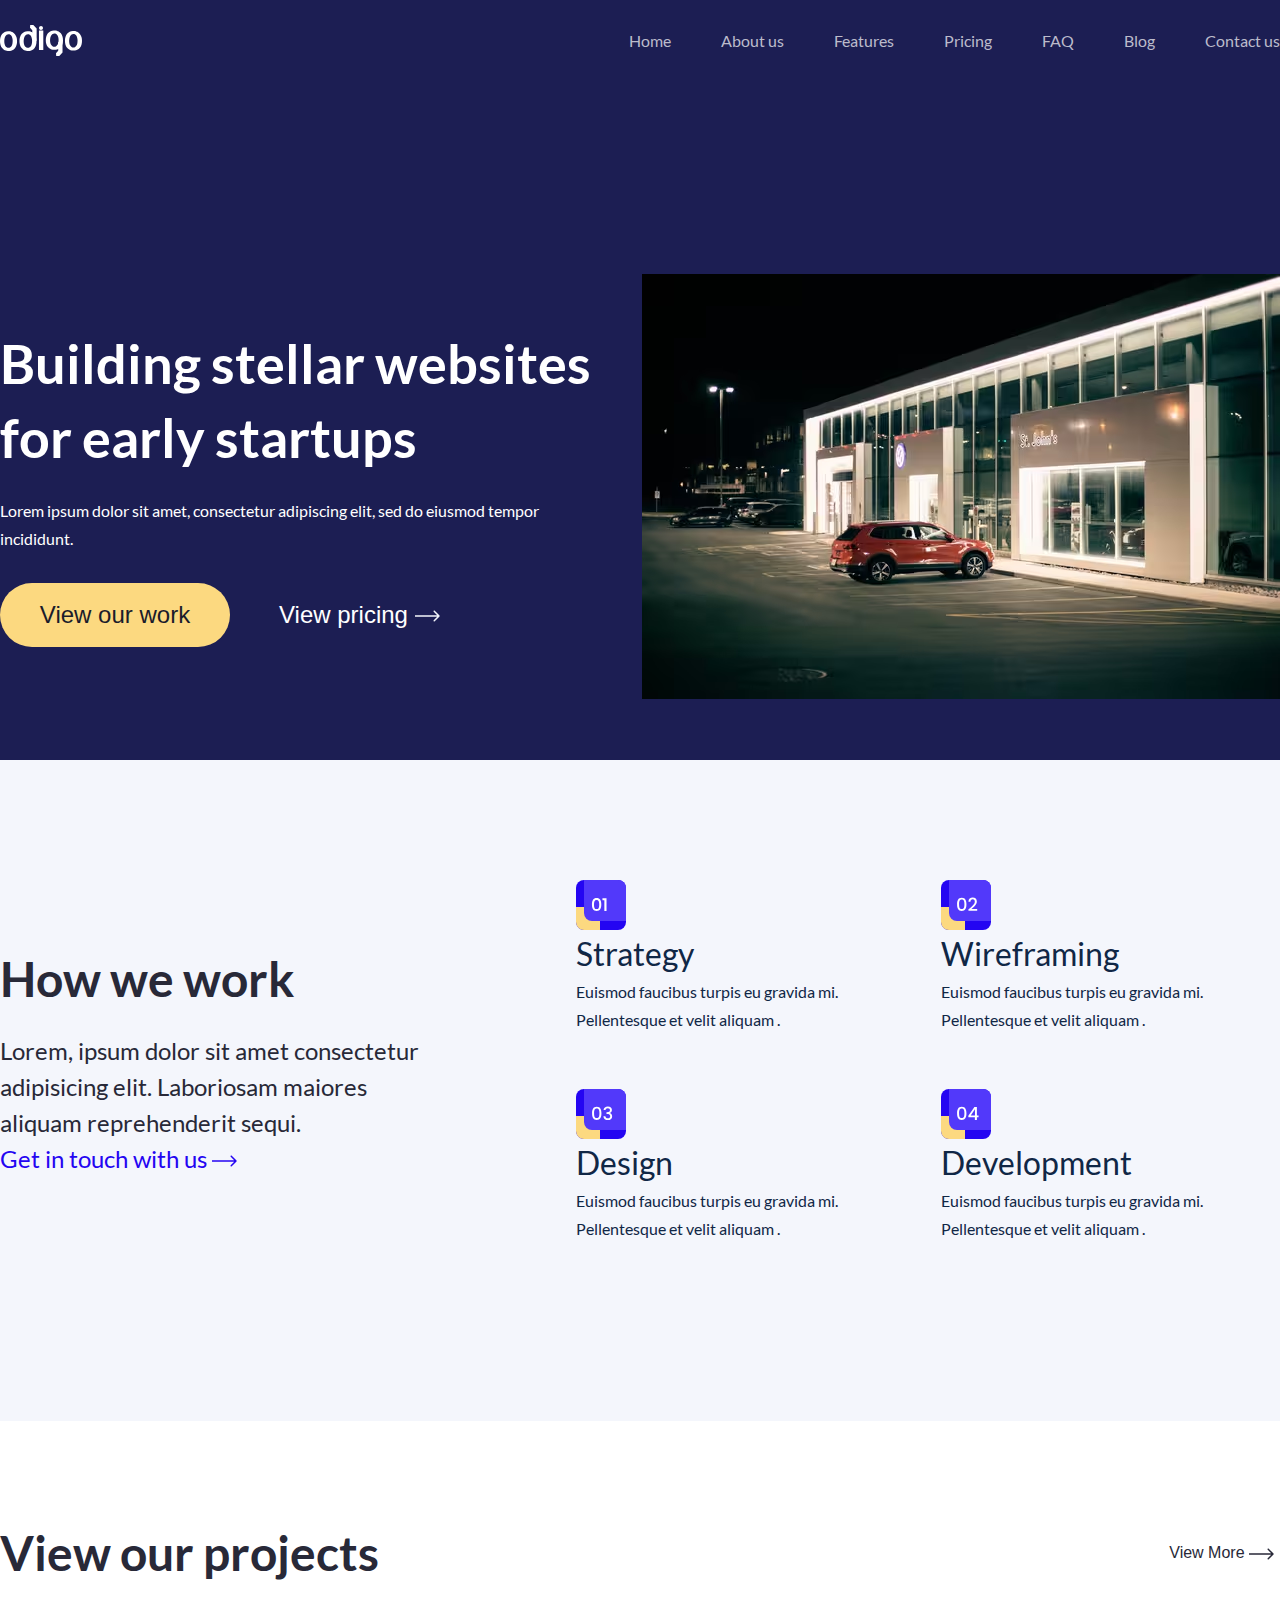
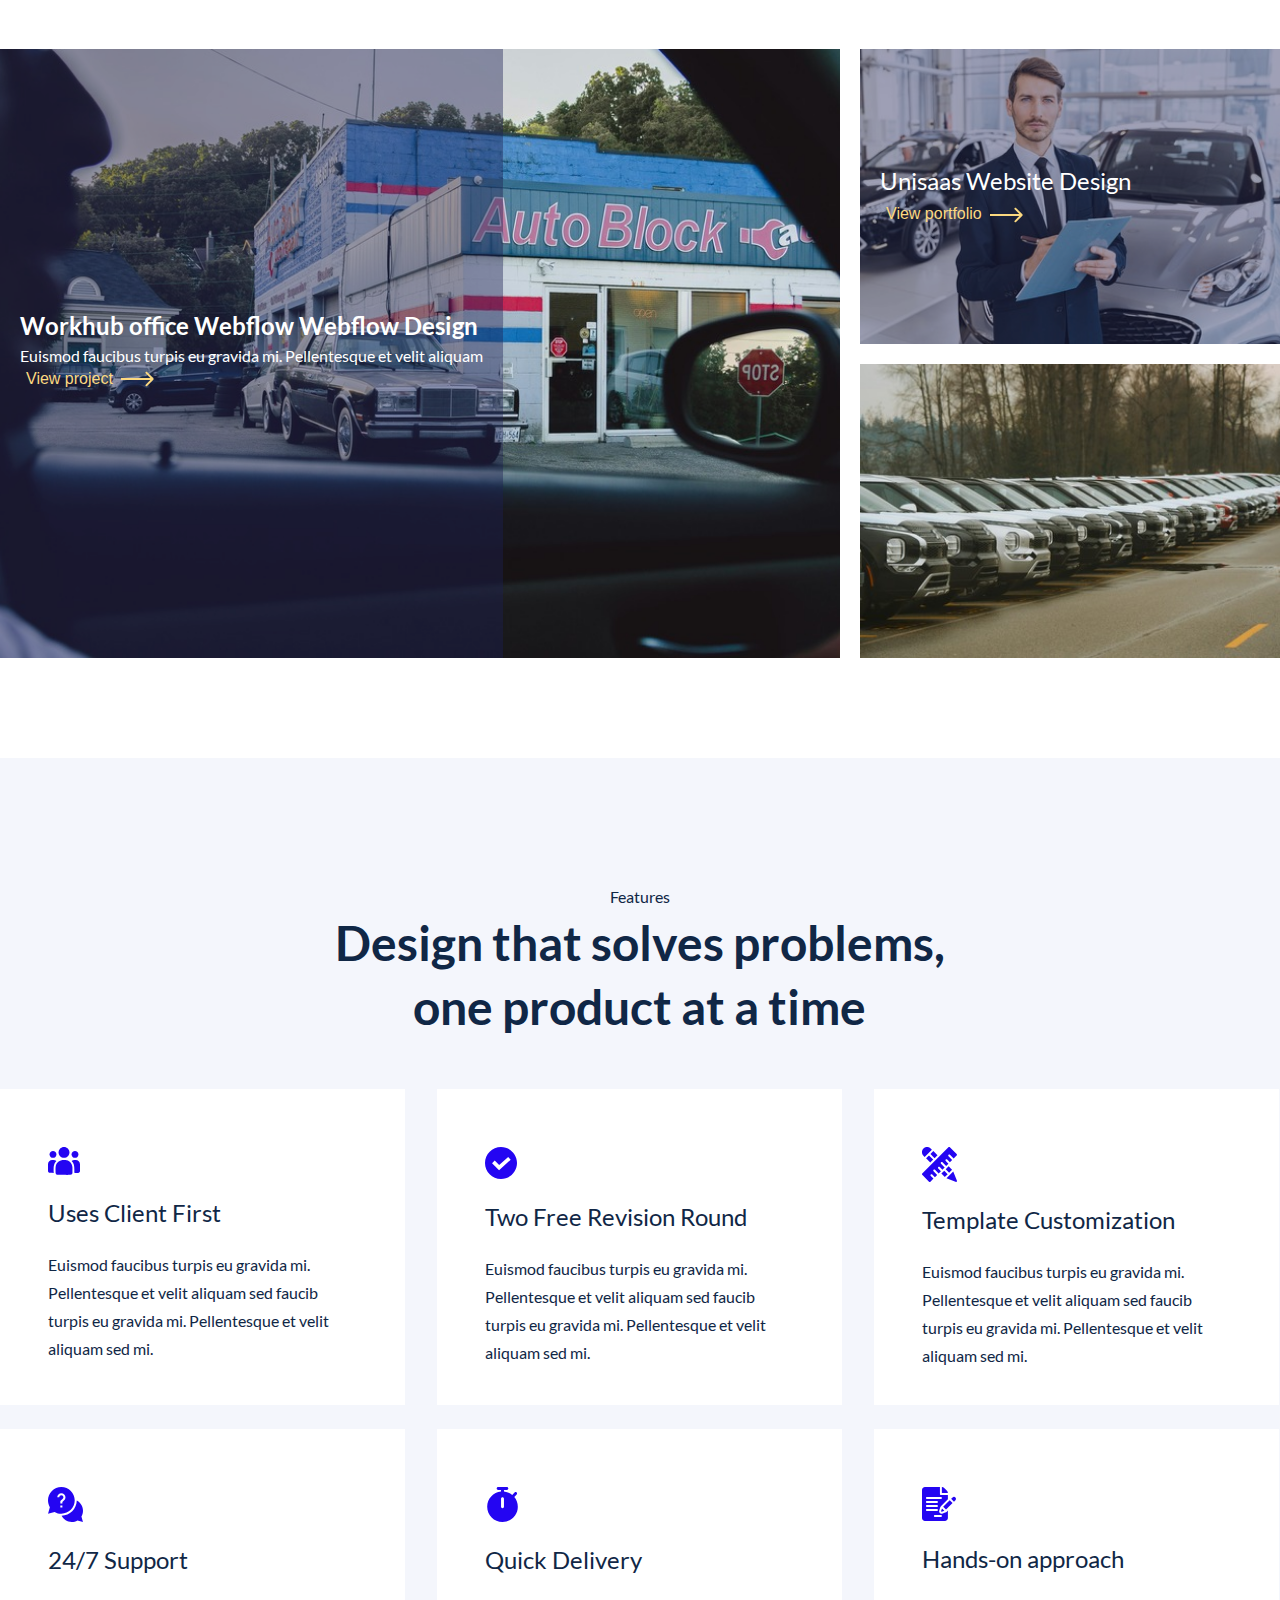
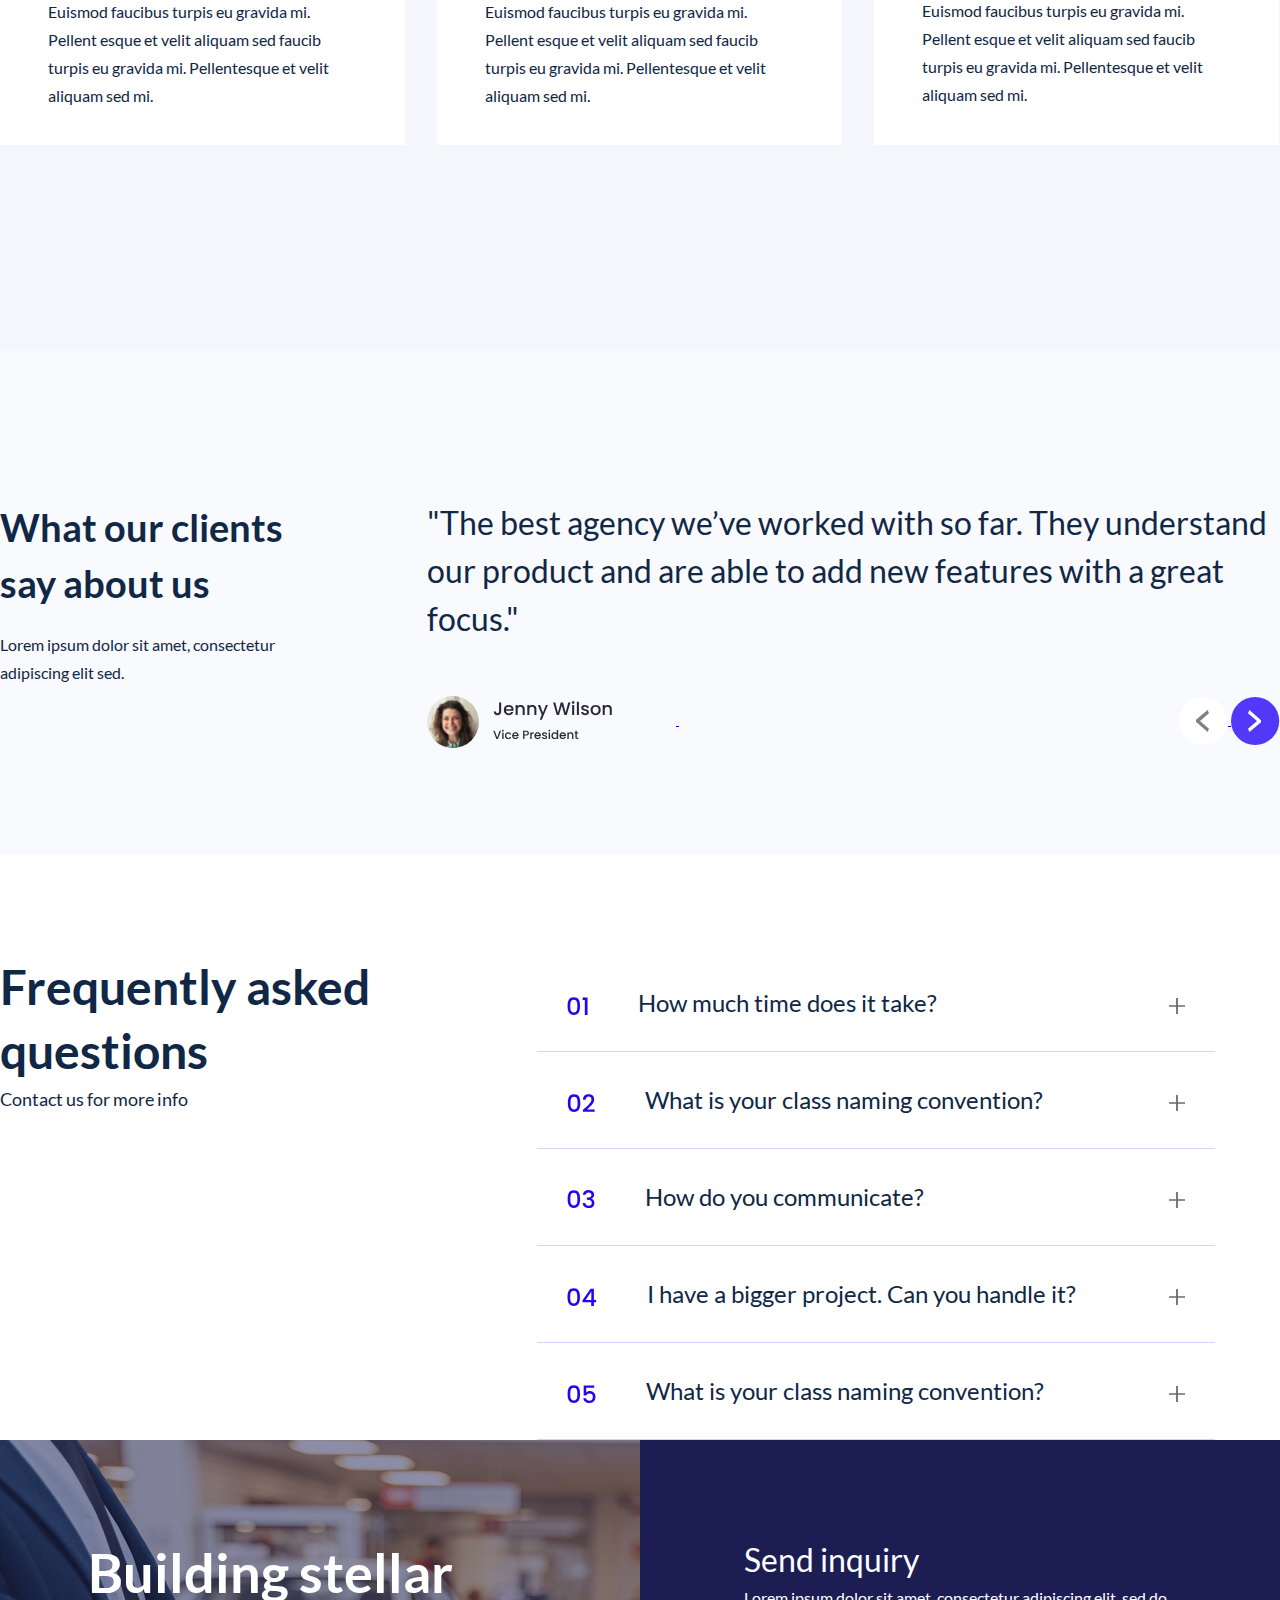
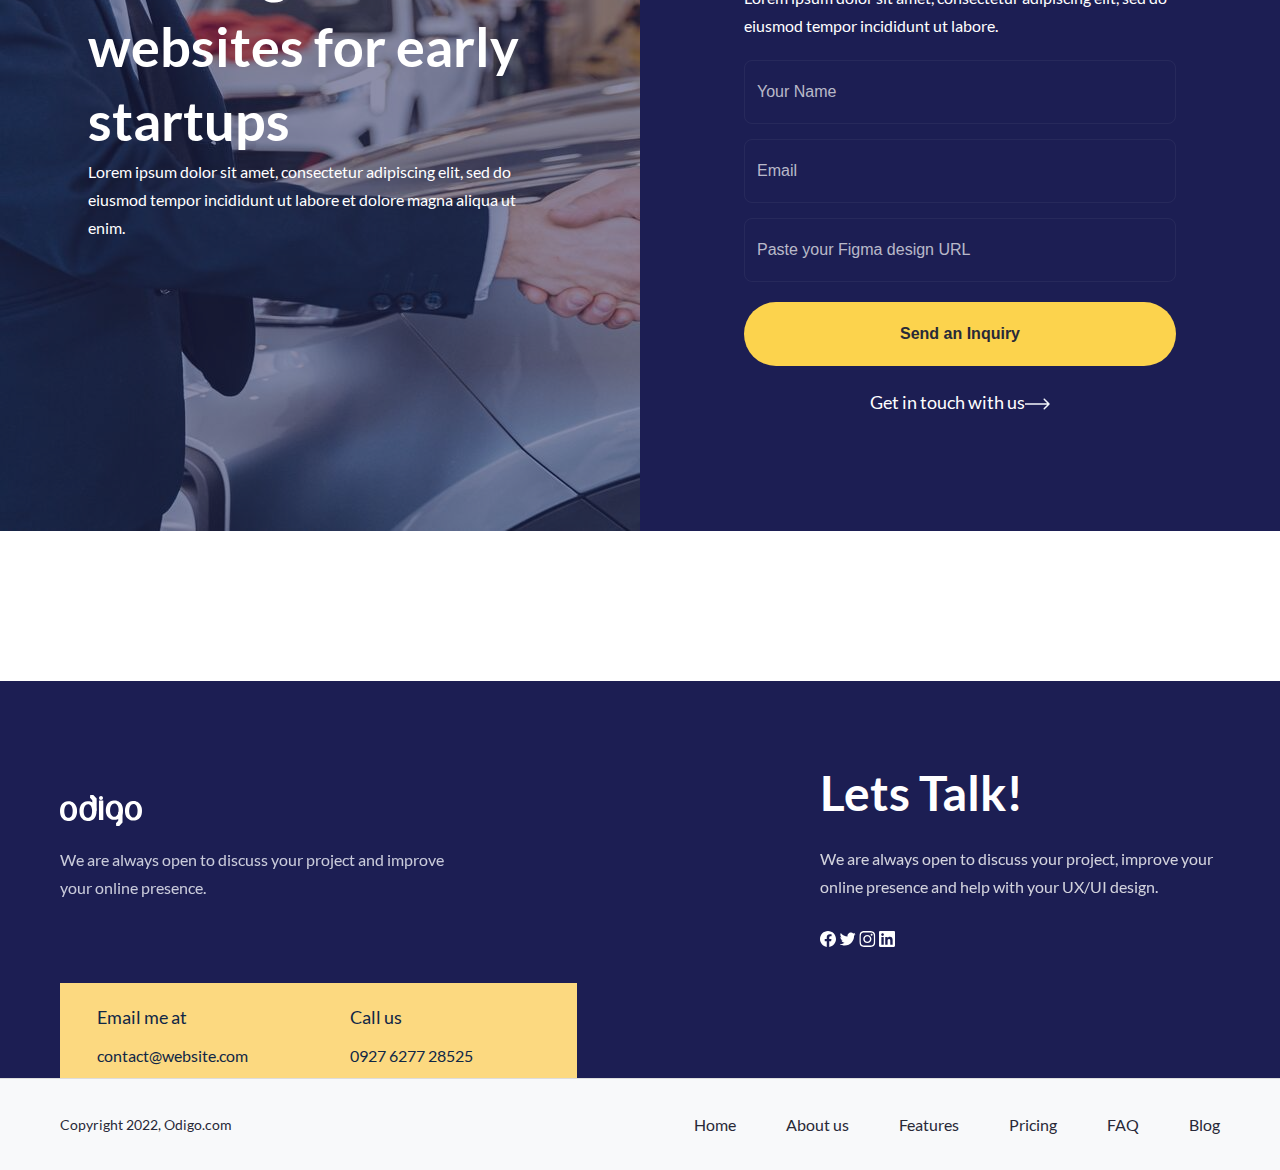
<file: index.html>
<!DOCTYPE html>
<html lang="en">

<head>
    <meta charset="UTF-8">
    <meta name="viewport" content="width=device-width, initial-scale=1.0">
    <title>Document</title>
    <link href="css/reset.css" rel="stylesheet">
    <link href="css/style.css" rel="stylesheet">
    <link href="css/Navbar.css" rel="stylesheet">

</head>

<body>
    <div class="main__wrapper">
        <header class="header">
            <div class="centered__wrapper">
                <div class="header__wrapper-">
                    <div class="header__wrapper">
                        <div class="header__logo">
                            <a href="/" class="header__logo-link">
                                <img src="./img/svg/odigo-logo.svg" alt="Odigo-logo" class="header__logo-pic">
                            </a>
                        </div>
                        <nav class="header__nav">
                            <ul class="header__list">
                                <li class="header__item">
                                    <a href="#!" class="header__link">Home</a>
                                </li>
                                <li class="header__item">
                                    <a href="#!" class="header__link">About us</a>
                                </li>
                                <li class="header__item">
                                    <a href="#!" class="header__link">Features</a>
                                </li>
                                <li class="header__item">
                                    <a href="#!" class="header__link">Pricing</a>
                                </li>
                                <li class="header__item">
                                    <a href="#!" class="header__link">FAQ</a>
                                </li>
                                <li class="header__item">
                                    <a href="#!" class="header__link">Blog</a>
                                </li>
                                <li class="header__item">
                                    <a href="#!" class="header__link">Contact us</a>
                                </li>
                            </ul>
                        </nav>
                    </div>
                    <div class="intro__wrapper">
                        <div class="intro__text">
                            <h1 class="intro__title">Building stellar websites for early startups</h1>
                            <div class="intro__desc">
                                <body2>Lorem ipsum dolor sit amet, consectetur adipiscing elit, sed do eiusmod tempor
                                    incididunt.</body2>
                            </div>
                            <button class="intro__button">
                                <h6>View our work</h6>
                            </button>
                            <button class="intro__button__desc">
                                <h6>View pricing
                                    <a href="/" class="intro__right__arrow__link">
                                        <img src="./img/svg/right-arrow.svg" alt="right-arrow"
                                            class="intro__right__arrow-pic">
                                    </a>
                                </h6>
                            </button>
                        </div>
                        <div class="intro__image">
                            <img src="./img/jpg/photo-1605152276590-819c25679592.jpg" alt="intro-photo"
                                class="intro-pic">
                        </div>
                    </div>
                </div>
            </div>
        </header>
        <div class="this__is__how__it__work">
            <div class="centered__wrapper">
                <div class="this__is__how__it__work__wrapper">
                    <div class="this__is__how__it__work__text">
                        <h2 class="how__we__work">How we work</h2>
                        <h6 class="how__we__work__desc">Lorem, ipsum dolor sit amet consectetur adipisicing elit.
                            Laboriosam maiores aliquam reprehenderit sequi.</h6>
                        <h6 class="get__in__touch__with__us">Get in touch with us
                            <a href="/" class="intro__right__arrow__link__blue">
                                <img src="./img/svg/right-arrow-blue.svg" alt="right-arrow"
                                    class="intro__right__arrow-pic">
                            </a>
                        </h6>
                    </div>

                    <div class="cards">
                        <div class="card">
                            <div class="card-pic">
                                <img src="./img/svg/pointer-1.svg" alt="Pointer 1" class="card__pointer-pic">
                            </div>
                            <h5 class="Strategy__title">
                                Strategy
                            </h5>
                            <div class="Strategy__desc">
                                <body2>Euismod faucibus turpis eu gravida mi. Pellentesque et velit aliquam .</body2>
                            </div>
                        </div>
                        <div class="card">
                            <div class="card-pic">
                                <img src="./img/svg/pointer-2.svg" alt="Pointer 2" class="card__pointer-pic">
                            </div>
                            <h5 class="Wireframing__title">
                                Wireframing
                            </h5>
                            <div class="Wireframing__desc">
                                <body2>Euismod faucibus turpis eu gravida mi. Pellentesque et velit aliquam .</body2>
                            </div>
                        </div>
                        <div class="card">
                            <div class="card-pic">
                                <img src="./img/svg/pointer-3.svg" alt="Pointer 3" class="card__pointer-pic">
                            </div>
                            <h5 class="Design__title">
                                Design
                            </h5>
                            <div class="Design__desc">
                                <body2>Euismod faucibus turpis eu gravida mi. Pellentesque et velit aliquam .</body2>
                            </div>
                        </div>
                        <div class="card">
                            <div class="card-pic">
                                <img src="./img/svg/pointer-4.svg" alt="Pointer 4" class="card__pointer-pic">
                            </div>
                            <h5 class="Development__title">
                                Development
                            </h5>
                            <div class="Development__desc">
                                <body2>Euismod faucibus turpis eu gravida mi. Pellentesque et velit aliquam .</body2>
                            </div>
                        </div>
                    </div>
                </div>
            </div>
        </div>
        <div class="our__work">
            <div class="centered__wrapper">
                <div class="our__work__wrapper-">
                    <div class="our__work__wrapper">
                        <div class="view__our__projects__title">
                            <h2>View our projects</h2>
                        </div>
                        <button class="view__more">
                            <label2>View More
                                <a href="/" class="intro__right__arrow__link">
                                    <img src="./img/svg/right-arrow-black.svg" alt="right-arrow"
                                        class="intro__right__arrow-pic">
                                </a>
                            </label2>
                        </button>
                    </div>
                    <div class="our__work__photos__wrapper">
                        <div class="our__work__photos">
                            <div class="main__photo">
                                <img src="./img/jpg/main-pic.jpg" alt="main-photo" class="main-pic">
                                <div class="main__photo__overlay">
                                    <div class="main__photo__overlay__title">
                                        Workhub office Webflow Webflow Design
                                    </div>
                                    <div class="main__photo__overlay__desc">
                                        Euismod faucibus turpis eu gravida mi. Pellentesque et velit aliquam
                                    </div>
                                    <button class="main__photo__view__project">
                                        <body2>View project </body2>
                                        <a href="/" class="intro__right__arrow__link">
                                            <img src="./img/svg/right-arrow-yellow.svg" alt="right-arrow"
                                                class="intro__right__arrow-pic">
                                        </a>
                                    </button>
                                </div>
                            </div>
                            <div class="side__photos">
                                <div class="top__photo">
                                    <img src="./img/jpg/car-dealer-pic.jpg" alt="top-photo" class="top-pic">
                                    <div class="top__photo__overlay">
                                        <div class="top__photo__overlay___title">
                                            <h6>Unisaas Website Design</h6>
                                        </div>
                                        <button class="top__photo__view__portfolio">
                                            <body2>View portfolio</body2>
                                            <a href="/" class="intro__right__arrow__link">
                                                <img src="./img/svg/right-arrow-yellow.svg" alt="right-arrow"
                                                    class="intro__right__arrow-pic">
                                            </a>
                                        </button>
                                    </div>
                                </div>
                                <div class="bottom__photo">
                                    <img src="./img/jpg/car-park-pic.jpg" alt="bottom-photo" class="bottom-pic">
                                </div>
                            </div>
                        </div>
                    </div>
                </div>
            </div>
        </div>
        <div class="features">
            <div class="centered__wrapper">
                <div class="features__wrapper">
                    <div class="features__header__wrapper">
                        <label2>Features</label2>
                        <h2>Design that solves problems, one product at a time</h2>
                    </div>
                    <div class="features__cards">
                        <div class="features__card">
                            <div class="features__card-pic">
                                <img src="./img/svg/features-users-ico.svg" alt="features users"
                                    class="features__users-pic">
                            </div>
                            <h6>Uses Client First</h6>
                            <body1>Euismod faucibus turpis eu gravida mi. Pellentesque et velit aliquam sed faucib
                                turpis eu gravida mi. Pellentesque et velit aliquam sed mi. </body1>
                        </div>
                        <div class="features__card">
                            <div class="features__card-pic">
                                <img src="./img/svg/features-revision-ico.svg" alt="features revision"
                                    class="features__revision-pic">
                            </div>
                            <h6>Two Free Revision Round</h6>
                            <body1>Euismod faucibus turpis eu gravida mi. Pellentesque et velit aliquam sed faucib
                                turpis eu gravida mi. Pellentesque et velit aliquam sed mi. </body1>
                        </div>
                        <div class="features__card">
                            <div class="features__card-pic">
                                <img src="./img/svg/features-custom-ico.svg" alt="features custom"
                                    class="features__custom-pic">
                            </div>
                            <h6>Template Customization</h6>
                            <body1>Euismod faucibus turpis eu gravida mi. Pellentesque et velit aliquam sed faucib
                                turpis eu gravida mi. Pellentesque et velit aliquam sed mi. </body1>
                        </div>
                        <div class="features__card">
                            <div class="features__card-pic">
                                <img src="./img/svg/features-support-ico.svg" alt="features support"
                                    class="features__support-pic">
                            </div>
                            <h6>24/7 Support</h6>
                            <body1>Euismod faucibus turpis eu gravida mi. Pellent esque et velit aliquam sed faucib
                                turpis eu gravida mi. Pellentesque et velit aliquam sed mi. </body1>
                        </div>
                        <div class="features__card">
                            <div class="features__card-pic">
                                <img src="./img/svg/features-time-ico.svg" alt="features time"
                                    class="features__time-pic">
                            </div>
                            <h6>Quick Delivery</h6>
                            <body1>Euismod faucibus turpis eu gravida mi. Pellent esque et velit aliquam sed faucib
                                turpis eu gravida mi. Pellentesque et velit aliquam sed mi. </body1>
                        </div>
                        <div class="features__card">
                            <div class="features__card-pic">
                                <img src="./img/svg/features-blank-ico.svg" alt="features blank"
                                    class="features__blank-pic">
                            </div>
                            <h6>Hands-on approach</h6>
                            <body1>Euismod faucibus turpis eu gravida mi. Pellent esque et velit aliquam sed faucib
                                turpis eu gravida mi. Pellentesque et velit aliquam sed mi. </body1>
                        </div>
                    </div>
                </div>
            </div>
        </div>
        <div class="testimonials">
            <div class="centered__wrapper">
                <div class="testimonials__wrapper">
                    <div class="testimonials__heading">
                        <h3 class="what__our__clients__say__about__us">
                            What our clients say about us
                        </h3>
                        <body1>Lorem ipsum dolor sit amet, consectetur adipiscing elit sed.</body1>
                    </div>
                    <div class="testimonials__content">
                        <h5 class="tetsimonials__content__heading">
                            "The best agency we’ve worked with so far. They understand our product and are able to add
                            new features with a great focus."
                        </h5>
                        <div class="testimonials__content__bottom">
                            <a href="/" class="profile__link">
                                <img src="./img/svg/profile.svg" alt="profile" class="profile-pic">
                            </a>
                            <a href="/" class="arrow__left">
                                <img src="./img/svg/Arrow-left.svg" alt="arrow-left" class="arrow__left-pic">
                            </a>
                            <a href="/" class="arrow__right">
                                <img src="./img/svg/Arrow-right.svg" alt="arrow-right" class="arrow__right-pic">
                            </a>
                        </div>
                    </div>
                </div>
            </div>
        </div>
        <div class="faq">
            <div class="centered__wrapper">
                <div class="faq__wrapper">
                    <div class="faq__heading">
                        <h2 class="faq__title">
                            Frequently asked questions
                        </h2>
                        <label1>Contact us for more info</label1>
                    </div>
                    <div class="faq__questions">

                        <div class="faq__question">
                            <h6 class="faq__question__text">
                                <a href="/" class="faq__question-pic">
                                    <img src="./img/svg/01.svg" alt="01" class="01-pic">
                                </a>
                                How much time does it take?
                                <a href="" class="faq__plus-pic">
                                    <img src="./img/svg/plus.svg" alt="+" class="plus-pic">
                                </a>
                            </h6>
                        </div>
                        <div class="faq__question">
                            <h6 class="faq__question__text">
                                <a href="/" class="faq__question-pic">
                                    <img src="./img/svg/02.svg" alt="02" class="02-pic">
                                </a>
                                What is your class naming convention? <a href="/" class="faq__plus-pic">
                                    <img src="./img/svg/plus.svg" alt="+" class="plus-pic">
                                </a>
                            </h6>
                        </div>
                        <div class="faq__question">
                            <h6 class="faq__question__text">
                                <a href="/" class="faq__question-pic">
                                    <img src="./img/svg/03.svg" alt="03" class="03-pic">
                                </a>
                                How do you communicate?
                                <a href="/" class="faq__plus-pic">
                                    <img src="./img/svg/plus.svg" alt="+" class="plus-pic">
                                </a>
                            </h6>
                        </div>
                        <div class="faq__question">
                            <h6 class="faq__question__text">
                                <a href="/" class="faq__question-pic">
                                    <img src="./img/svg/04.svg" alt="04" class="04-pic">
                                </a>
                                I have a bigger project. Can you handle it?
                                <a href="/" class="faq__plus-pic">
                                    <img src="./img/svg/plus.svg" alt="+" class="plus-pic">
                                </a>
                            </h6>
                        </div>
                        <div class="faq__question">
                            <h6 class="faq__question__text">
                                <a href="/" class="faq__question-pic">
                                    <img src="./img/svg/05.svg" alt="05" class="05-pic">
                                </a>
                                What is your class naming convention?
                                <a href="/" class="faq__plus-pic">
                                    <img src="./img/svg/plus.svg" alt="+" class="plus-pic">
                                </a>
                            </h6>
                        </div>
                    </div>
                </div>
            </div>
        </div>
        <div class="contact__form">
            <div class="centered__wrapper">
                <div class="contact__form__background-photo">
                    <div class="contact__form__overlay__left">

                        <div class="contact__form__content">
                            <h1>Building stellar websites for early startups</h1>
                            <body2>Lorem ipsum dolor sit amet, consectetur adipiscing elit, sed do eiusmod tempor
                                incididunt ut labore et dolore magna aliqua ut enim.</body2>
                        </div>
                    </div>
                    <div class="contact__form__overlay__right">
                        <div class="contact__form__content__desc">
                            <h5>Send inquiry</h5>
                            <label2>Lorem ipsum dolor sit amet, consectetur adipiscing elit, sed do eiusmod tempor
                                incididunt ut labore.</label2>
                            <form class="contact__form__fields">
                                <input type="text" placeholder="Your Name" class="contact__input">
                                <input type="email" placeholder="Email" class="contact__input">
                                <input type="url" placeholder="Paste your Figma design URL" class="contact__input">
                            </form>
                            <button type="submit" class="contact__form__button">Send an Inquiry</button>
                            <label1 class="get__in__touch__with__us__white">Get in touch with us
                                <a href="/" class="intro__right__arrow__link__blue">
                                    <img src="./img/svg/right-arrow.svg" alt="right-arrow"
                                        class="intro__right__arrow-pic">
                                </a>
                            </label1>
                        </div>
                    </div>
                </div>
            </div>
        </div>
        <div class="rectangle">
            <div class="wrapper">
                <div class="centered__wrapper">
                    <div class="rectangle__wrapper">
                        <div class="rectangle__content">
                            <div class="rectangle__content__left">
                                <a href="/" class="header__logo-link">
                                    <img src="./img/svg/odigo-logo.svg" alt="Odigo-logo" class="header__logo-pic">
                                </a>
                                <label2 class="rectangle__text1">
                                    We are always open to discuss your project and improve your online presence.
                                </label2>
                            </div>
                            <div class="rectangle__content__right">
                                <h2 class="lets__talk">Lets Talk!</h2>
                                <body1 class="rectangle__text2">
                                    We are always open to discuss your project, improve your online presence and help
                                    with your UX/UI design.
                                </body1>
                                <div id="rectangle__social__media">
                                    <img src="./img/svg/facebook.svg" alt="facebook" class="facebook-pic">
                                    <img src="./img/svg/twitter.svg" alt="twitter" class="twitter-pic">
                                    <img src="./img/svg/instagram.svg" alt="instagram" class="instagram-pic">
                                    <img src="./img/svg/linkedIn.svg" alt="linkedIn" class="linkedIn-pic">
                                </div>
                            </div>
                        </div>
                        <div class="rectangle__contact__us">
                            <label1>Email me at</label1>
                            <label1>Call us</label1>
                            <body1>contact@website.com</body1>
                            <body1>0927 6277 28525</body1>
                        </div>
                    </div>
                </div>
            </div>
        </div>
        <footer class="footer">
            <div class="wrapper">
                <div class="centered__wrapper">
                    <div class="footer__wrapper">
                        <body2 class="footer__copyright">Copyright 2022, Odigo.com</body2>
                    </div>
                    <nav class="footer__nav">
                        <ul class="footer__list">
                            <li class="footer__item">
                                <a href="#!" class="footer__link">
                                    <body2>Home</body2>
                                </a>
                            </li>
                            <li class="footer__item">
                                <a href="#!" class="footer__link">
                                    <body2>About us</body2>
                                </a>
                            </li>
                            <li class="footer__item">
                                <a href="#!" class="footer__link">
                                    <body2>Features</body2>
                                </a>
                            </li>
                            <li class="footer__item">
                                <a href="#!" class="footer__link">
                                    <body2>Pricing</body2>
                                </a>
                            </li>
                            <li class="footer__item">
                                <a href="#!" class="footer__link">
                                    <body2>FAQ</body2>
                                </a>
                            </li>
                            <li class="footer__item">
                                <a href="#!" class="footer__link">
                                    <body2>Blog</body2>
                                </a>
                            </li>
                        </ul>
                    </nav>
                </div>
            </div>
        </footer>
    </div>
</body>

</html>
</file>
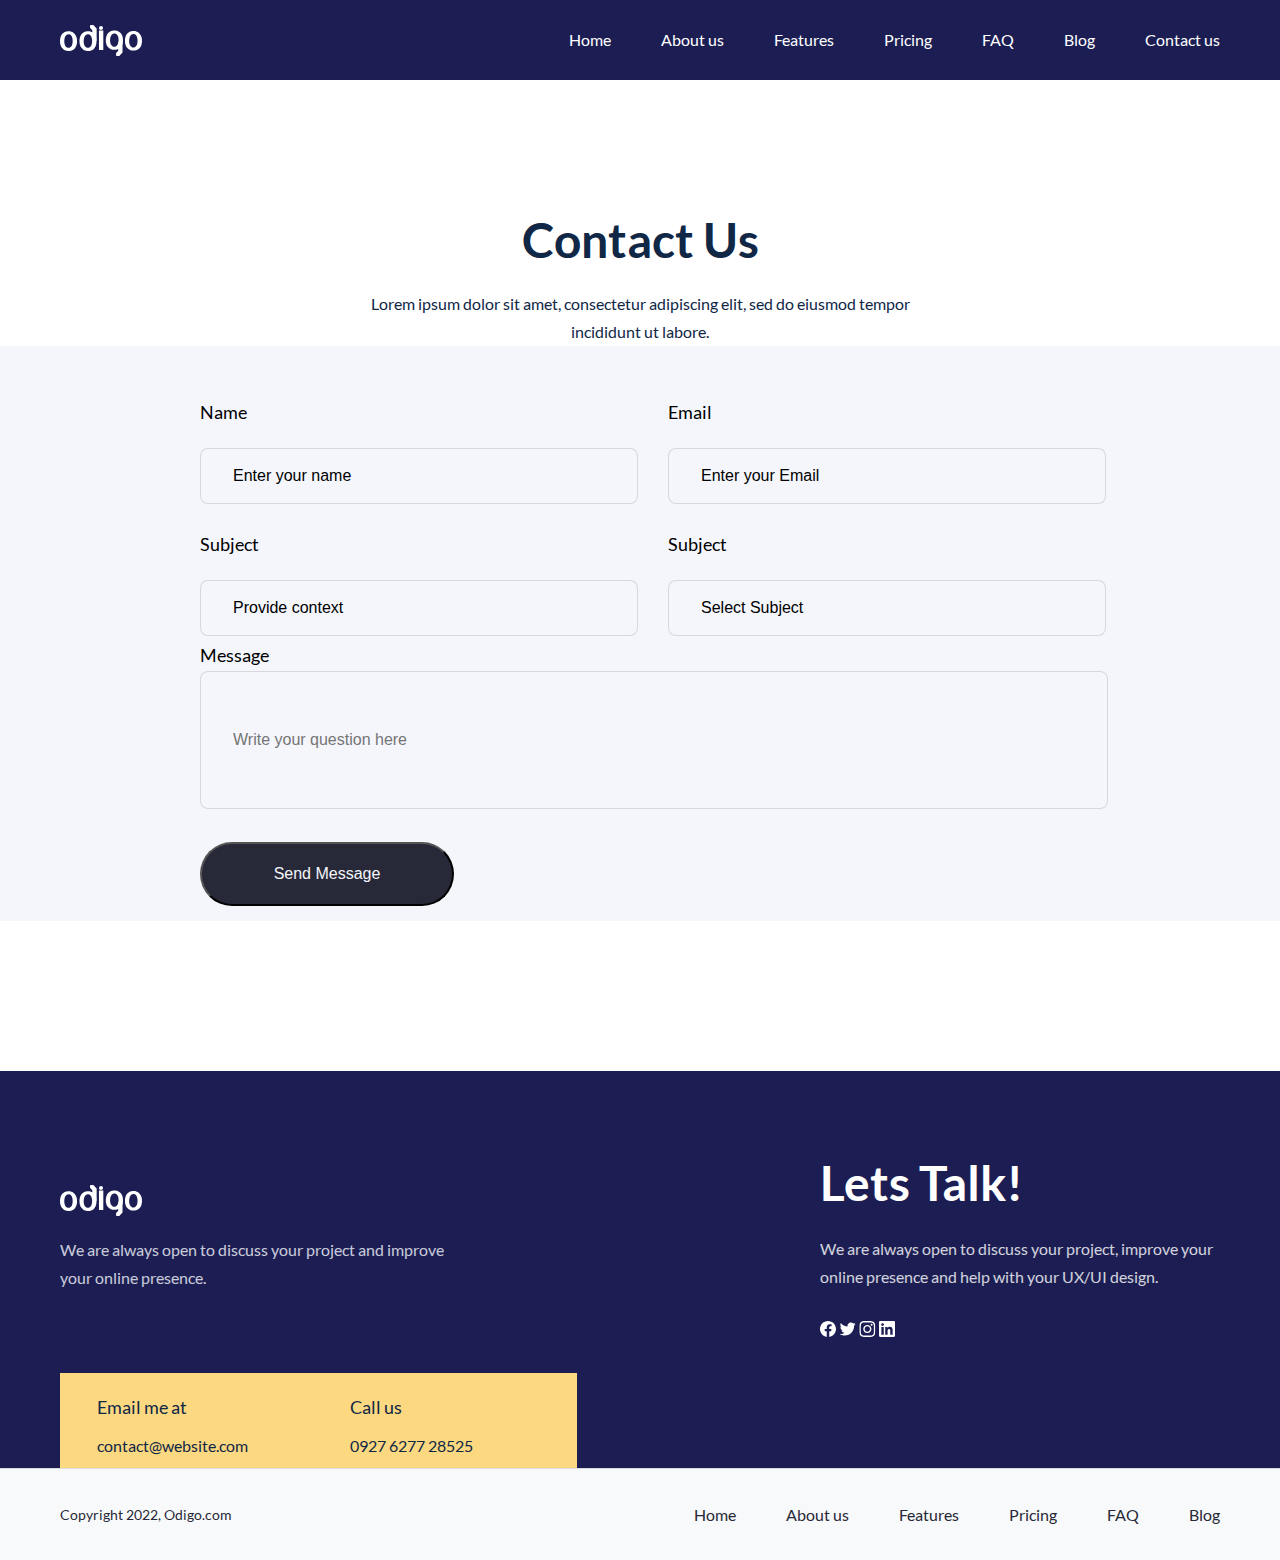
<file: contact-us.html>
<!DOCTYPE html>
<html lang="en">
<head>
    <meta charset="UTF-8">
    <meta name="viewport" content="width=device-width, initial-scale=1.0">
    <title>Document</title>
    <link href="css/reset.css" rel="stylesheet">
    <link href="css/style.css" rel="stylesheet">
    <link href="css/contact-us.css" rel="stylesheet">
    <link href="css/Navbar.css" rel="stylesheet">
</head>
<body>
        <div class="main__wrapper">
            <header class="navbar">
                <div class="wrapper">
                    <div class="centered__wrapper">
                        <div class="navbar__wrapper">
                            <div class="header__logo">
                                <a href="/" class="header__logo-link">
                                    <img src="./img/svg/odigo-logo.svg" alt="Odigo-logo" class="header__logo-pic">
                                </a>
                            </div>  
                            <nav class="header__nav">
                                <ul class="header__list">
                                    <li class="navbar__item">
                                        <a href="#!" class="navbar__link">Home</a>
                                    </li>
                                    <li class="navbar__item">
                                        <a href="#!" class="navbar__link">About us</a>
                                    </li>
                                    <li class="navbar__item">
                                        <a href="#!" class="navbar__link">Features</a>
                                    </li>
                                    <li class="navbar__item">
                                        <a href="#!" class="navbar__link">Pricing</a>
                                    </li>
                                    <li class="navbar__item">
                                        <a href="#!" class="navbar__link">FAQ</a>
                                    </li>
                                    <li class="navbar__item">
                                        <a href="#!" class="navbar__link">Blog</a>
                                    </li>
                                    <li class="navbar__item">
                                        <a href="#!" class="navbar__link">Contact us</a>
                                    </li>
                                </ul>
                            </nav>   
                        </div>
                    </div>
                </div>
            </header>
            <div class="contact__us">
                <div class="centered__wrapper">
                    <div class="contact__us__wrapper">
                        <h2 class="contact__us__title">
                            Contact Us
                        </h2>
                        <body1>Lorem ipsum dolor sit amet, consectetur adipiscing elit, sed do eiusmod tempor incididunt ut labore.</body1>
                    </div>
                </div>
            </div>
            <div class="contact__us__form">
                <div class="centered__wrapper">
                    <div class="contact__us__form__wrapper">
                        <div class="contact__us__form__cards">
                            <div class="contact__us__form__card">
                                <label class="contact__us__form__desc__title">Name</label>
                                <input type="text" placeholder="Enter your name" class="contact__us__card__input">
                            </div>
                            <div class="contact__us__form__card">
                                <label class="contact__us__form__desc__title">Email</label>
                                <input type="email" placeholder="Enter your Email" class="contact__us__card__input">
                            </div>
                            <div class="contact__us__form__card">
                                <label class="contact__us__form__desc__title">Subject</label>
                                <input type="text" placeholder="Provide context" class="contact__us__card__input">
                            </div>
                            <div class="contact__us__form__card">
                                <label class="contact__us__form__desc__title">Subject</label>
                                <input type="text" placeholder="Select Subject" class="contact__us__card__input">
                            </div>
                        </div>
                        <div class="contact__us__form__message">
                            <label class="contact__us__form__desc__title">Message</label>
                            <input type="text" placeholder="Write your question here" class="contact__us__card__input__large">
                        </div>
                        <div class="contact__us__form__button">
                            <button class="contact__us__submit__button">Send Message</button>
                        </div>
                    </div>
                </div>
            </div>
            <div class="rectangle">
                <div class="wrapper">
                        <div class="centered__wrapper">
                            <div class="rectangle__wrapper">
    
                            <div class="rectangle__content">
                                <div class="rectangle__content__left">
                                    <a href="/" class="header__logo-link">
                                        <img src="./img/svg/odigo-logo.svg" alt="Odigo-logo" class="header__logo-pic">
                                    </a>
                                    <label2 class="rectangle__text1">
                                        We are always open to discuss your project and improve your online presence.
                                    </label2>
                                </div>
                                <div class="rectangle__content__right">
                                    <h2 class="lets__talk">Lets Talk!</h2>
                                     <body1 class="rectangle__text2">
                                        We are always open to discuss your project, improve your online presence and help with your UX/UI design.
                                    </body1>
                                    <div id="rectangle__social__media">
                                        <img src="./img/svg/facebook.svg" alt="facebook" class="facebook-pic">
                                        <img src="./img/svg/twitter.svg" alt="twitter" class="twitter-pic">
                                        <img src="./img/svg/instagram.svg" alt="instagram" class="instagram-pic">
                                        <img src="./img/svg/linkedIn.svg" alt="linkedIn" class="linkedIn-pic">
                                    </div>
                                </div> 
                            </div>
                            <div class="rectangle__contact__us"> 
                                <label1>Email me at</label1>
                                <label1>Call us</label1>
                                <body1>contact@website.com</body1>
                                <body1>0927 6277 28525</body1>
                            </div>
                        </div>  
                    </div>
                </div>
            </div>
            <footer class="footer">
                <div class="wrapper">
                    <div class="centered__wrapper">
                            <div class="footer__wrapper">
                                <body2 class="footer__copyright">Copyright 2022, Odigo.com</body2>
                            </div>
                            <nav class="footer__nav">
                                <ul class="footer__list">
                                    <li class="footer__item">
                                        <a href="#!" class="footer__link"><body2>Home</body2></a>
                                    </li>
                                    <li class="footer__item">
                                        <a href="#!" class="footer__link"><body2>About us</body2></a>
                                    </li>
                                    <li class="footer__item">
                                        <a href="#!" class="footer__link"><body2>Features</body2></a>
                                    </li>
                                    <li class="footer__item">
                                        <a href="#!" class="footer__link"><body2>Pricing</body2></a>
                                    </li>
                                    <li class="footer__item">
                                        <a href="#!" class="footer__link"><body2>FAQ</body2></a>
                                    </li>
                                    <li class="footer__item">
                                        <a href="#!" class="footer__link"><body2>Blog</body2></a>
                                    </li>
                                </ul>
                            </nav>
                    </div>
                </div>
            </footer>
        </div>
</body>
</html>
</file>
<file: css/style.css>
/* lato-regular - latin */
@font-face {
    font-display: swap; /* Check https://developer.mozilla.org/en-US/docs/Web/CSS/@font-face/font-display for other options. */
    font-family: 'Lato';
    font-style: normal;
    font-weight: 400;
    src: url('../fonts/lato-v24-latin-regular.woff2') format('woff2'); /* Chrome 36+, Opera 23+, Firefox 39+, Safari 12+, iOS 10+ */
  }
  /* lato-700 - latin */
  @font-face {
    font-display: swap; /* Check https://developer.mozilla.org/en-US/docs/Web/CSS/@font-face/font-display for other options. */
    font-family: 'Lato';
    font-style: normal;
    font-weight: 700;
    src: url('../fonts/lato-v24-latin-700.woff2') format('woff2'); /* Chrome 36+, Opera 23+, Firefox 39+, Safari 12+, iOS 10+ */
  }
  /* lato-900 - latin */
  @font-face {
    font-display: swap; /* Check https://developer.mozilla.org/en-US/docs/Web/CSS/@font-face/font-display for other options. */
    font-family: 'Lato';
    font-style: normal;
    font-weight: 900;
    src: url('../fonts/lato-v24-latin-900.woff2') format('woff2'); /* Chrome 36+, Opera 23+, Firefox 39+, Safari 12+, iOS 10+ */
  }

html {
    box-sizing:border-box;
}
*, *::before, *::after {
    box-sizing: inherit;
}

h1 {
    font-weight: 600;
    font-size: 54px;
    line-height: 74px;
}

h2 {
    font-weight: 600;
    font-size: 48px;
    line-height: 64px;
}

h3 {
    font-weight: 600;
    font-size: 38px;
    line-height: 56px;
}

h4 {
    font-weight: 400;
    font-size: 36px;
    line-height: 56px;
}

h5 {
    font-weight: 400;
    font-size: 32px;
    line-height: 48px;
}

h6 {
    font-weight: 400;
    font-size: 24px;
    line-height: 36px;  
}

body1 {
    font-weight: 400;
    font-size: 16px;
    line-height: 28px;
}
body2 {
    font-weight: 500;
    font-size: 16px;
    line-height: 28px; 
}

label1 {
    font-weight: 500;
    font-size: 18px;
    line-height: 32px;
}

label2 {
    font-weight: 500;
    font-size: 16px;
    line-height: 28px;
}
body {
    font-family: 'Lato';
    font-style: normal;
    color: #102746;
}

.wrapper {
    max-width: 1600px;
    margin: 0 auto; 
}

.centered__wrapper {
    max-width: 1280px;
    margin: 0 auto; 
}

.header {
    background-color: #1C1E53;
    height: 760px;
}

.header__wrapper {
    display: flex;
    flex-wrap: wrap;
    align-items: center;
    justify-content: space-between;
    padding-top: 25px;
}

.header__list {
    display: flex;
    flex-wrap: wrap;
}

.header__item {
    margin-right: 50px;
}

.header__item:last-child {
    margin-right: 0;
}

.header__link {
    color: #BBBBCB;
    text-decoration: none;
}

/* .header__link:hover,:focus, :active {
    opacity: .75;
} */


.intro__title {
    padding-top: 218px;
    color:white;
    margin-bottom: 22px;
}

.intro__desc {
    color:white;
    max-width: 562px;
    margin-bottom: 30px;
}

.intro__button {
    background-color: #FCD980;
    color: #1B1C2B;
    width:230px;
    height: 64px;
    border-radius: 41px;
    border: none;
    margin-right: 40px;
}

.intro__button__desc {
    background-color: #1C1E53;
    color: white;
    border:none;
}

.intro__wrapper {
    display: flex;
    align-items: center;
    justify-content: space-between;
}

.intro__text {
    max-width: 50%;
}

.intro__image {
    max-width: 50%;
    width: 100%;
    display: flex;
    justify-content: flex-end;
    padding-top: 218px;
}


.intro__image img {
    max-width: 100%;
    height: auto;
}

/* this-is-how-it-work */

.this__is__how__it__work {
    height: 661px;
    background-color: #F4F6FC;
    margin-bottom: 100px;
}

.this__is__how__it__work__wrapper {
    display: flex;
    flex-wrap: wrap;
    align-items: center;
    justify-content: space-between;
}

.this__is__how__it__work__text {
    max-width: 45%;
}
.how__we__work {
    color: #282938;
    padding-top: 120px;
    margin-bottom: 22px;

}

.how__we__work__desc {
    color: #282938; 
    max-width: 425px;
}

.get__in__touch__with__us {
    color: #2405F2;
}

.cards {
    max-width: 55%; 
    display: grid;
    grid-template-columns: repeat(2, 1fr);
    grid-template-rows: repeat(2, 1fr);
    grid-column-gap: 25px;
    grid-row-gap: 55px;
    padding-top: 120px;
}


/* Our work */
.our__work {
    margin-bottom: 100px;
}

.our__work__wrapper {
    display: flex;
    justify-content: space-between;
    align-items: center;
    color: #282938;
    text-decoration: none;
    padding-bottom: 64px;
}

.view__more {
    background-color: white;
    color: #282938;
    border:none;
}

.our__work__photos {
    display: grid;
    grid-template-columns: 2fr 1fr;
    gap: 20px;
}

.side__photos {
    display: grid;
    grid-template-rows: 1fr 1fr;
    gap: 20px;
}

.our__work__photos img {
    width: 100%;
    height: 100%;
    object-fit: cover;
}

.main__photo {
    position: relative;
    display: inline-block;
    width: 100%;
}

.main-pic {
    width: 100%;
    height: auto;
    display: block;
}

.main__photo__overlay {
    position: absolute;
    top: 0;
    left: 0;
    height: 100%;
    background: #1C1E536B;
    color: white;
    display: flex;
    flex-direction: column;
    justify-content: center;
    align-items: flex-start;
    padding: 20px;
}

.main__photo__overlay__title {
    font-size: 24px;
    font-weight: 700;
    margin-bottom: 10px;
}


.main__photo__view__project {
    display: flex;
    align-items: center;
    color: #FCD980;
    border: none;
    background: none;
    font-size: 16px;
    font-weight: 500;
    cursor: pointer;
}

.main__photo__view__project img {
    margin-left: 8px;
}

.top__photo {
    position: relative;
    display: inline-block;
    width: 100%;
}

.top-pic {
    width: 100%;
    height: auto;
    display: block;
}

.top__photo__overlay {
    position: absolute;
    top:0;
    left:0;
    height: 100%;
    width: 100%;
    background: #1C1E536B;
    color: white;
    display: flex;
    flex-direction: column;
    justify-content: center;
    align-items: flex-start;
    padding: 20px;
}

.top__photo__overlay__title {
    margin-bottom: 10px;
}

.top__photo__view__portfolio {
    display: flex;
    align-items: center;
    color: #FCD980;
    border: none;
    background: none;
    font-size: 16px;
    font-weight: 500;
    cursor: pointer;
}

.top__photo__view__portfolio img {
    margin-left: 8px;
}


/* Features */  

.features {
    background-color: #F4F6FC;
    height: 1191px;
    display: flex;
    flex-direction: column;
    padding-top: 125px;
}

.features__header__wrapper {
    max-width: 630px;
    margin: 0 auto; 
    text-align: center; 
}

.features__cards {
    display: grid;
    grid-template-columns: repeat(3, 1fr);
    grid-template-rows: repeat(2, 1fr);
    grid-column-gap: 32px;
    grid-row-gap: 24px;
    padding-top: 50px;
}

.features__card {
    width: 405px;
    height: 316px;
    background-color: white;
    padding-left: 48px;
    padding-right: 48px;
    padding-top: 58px;
}

.features__card > *:not(:last-child) {
    margin-bottom: 20px;
}


/* Testimonials */

.testimonials {
    height: 506px;
    background-color: rgba(244, 246, 252, 0.5);
}
.testimonials__wrapper {
    display: flex;
    align-items: stretch;
    justify-content: space-between;
    gap: 100px;
    padding-top: 150px;
}

.testimonials__heading {
    max-width: 25%;
}

.what__our__clients__say__about__us {
    margin-bottom: 20px;
}

.testimonials__content {
    max-width: 75%;
}

.tetsimonials__content__heading {
    max-width: 843px;
}
.testimonials__content__bottom {
    margin-top: 50px;
}

.profile__link {
    margin-right:500px;
}

/* FAQ */

.faq__wrapper {
    display: grid;
	grid-template-columns: repeat(2, 1fr);
	grid-column-gap: 25px;
	grid-template-columns: 40% 60%;
	width: 1280px;
    margin: 0 auto;
    padding-top: 100px;
}

.faq__question {
    border-bottom: 1px solid #C2BBFFB2;
	padding: 30px;
	display:inline-block;
	width: calc(100% - 90px);
}

.faq__question__text {
    display: flex;
    align-items: center;
    width: 100%;
}

.faq__question-pic {
    margin-right: 50px;
}

.faq__plus-pic {
    margin-left: auto;
}

/* Contact form */

.contact__form__wrapper {
    color: white;
    height: 691px;
    display: flex;
    justify-content: space-between;
    align-items: center;
    color: #282938;
    text-decoration: none;
}
 
.contact__form__background-photo {
    width: 100%;
    height: 691px; 
    background: url("/img/jpg/contact-form-background.jpg") no-repeat center center;
    background-size: cover;
    display: grid;
    grid-template-columns: 1fr 1fr; 
    color: white;
  }
  

.contact__form__overlay__left {
    justify-content: center;
    display: flex;
    padding-top: 96px;
    background-color: rgba(28, 30, 83, 0.5);
}

.contact__form__content {
    max-width: 464px;   
}
.contact__form__overlay__right {
    justify-content: center;
    display: flex;
    padding-top: 96px;
    background-color: rgba(28, 30, 83, 1);
}

.contact__form__content__desc {
    max-width: 432px;
}

.contact__form__fields {
    display: flex;
    flex-direction: column;
    gap: 15px;
    width: 100%;
    margin-top: 20px;
    margin-bottom: 20px;
}
  
.contact__input {
    width: 100%;
    padding: 12px;
    font-size: var(--body2); 
    border: 1.5px solid rgba(255, 255, 255, 0.05); 
    background: rgba(255, 255, 255, 0);
    color: white;
    border-radius: 8px;
    outline: none;
    height: 64px;
}
  
.contact__input::placeholder {
    font-size: var(--body2);    
    color: rgba(255, 255, 255, 0.7);

}
  
.contact__form__button {
    width: 432px;
    height: 64px;
    border-radius: 41px;
    padding: 15px 51px;
    gap: 10px;
    font-size: 16px;
    background-color: #fcd34d;
    color: #282938;
    border: none;
    cursor: pointer;
    font-weight: bold;
    display: flex;
    align-items: center;
    justify-content: center;
    margin-bottom: 20px;
}
  
.contact__form__button:hover {
    background-color: #eab308;
}

.get__in__touch__with__us__white {
    color: white;
    display: flex;
    justify-content: center;
}

/* Rectangle */

.rectangle {
    margin-top: 150px;
	height: 397px;
	background-color: rgba(28, 30, 83, 1);
}

.rectangle__wrapper {
    height: 100%;
    display: flex;
    flex-wrap: wrap;
}
.rectangle__content {
    width: 100%;
    display: flex;
    justify-content: space-between;
    padding-top: 80px;
}

.rectangle__content__left, 
.rectangle__content__right {
    display: flex;
    flex-direction: column;
}

.rectangle__content__left {
    margin-top: 34px;
}
.rectangle__content__right {
    margin-left: 250px;
}
.rectangle__text1 {
    padding-top: 20px;
    width: 400px;
	opacity: 0.8;
	color: #F4F6FC;
}

.lets__talk {
    width: 333px;
    color: white;
}

.rectangle__text2 {
    padding-top: 20px;
    width: 400px;
	height: 84px;
	color: white;
	opacity: 0.8;
    margin-bottom: 20px;
}

.rectangle__social__media {
    display: flex;
	align-items: center;
	gap: 10px;
}

.rectangle__contact__us {
    display: grid;
    grid-template-columns: repeat(2, 1fr);
    grid-template-rows: repeat(2, 1fr);
    grid-column-gap: 25px;
    grid-row-gap: 5px;
    background-color: #FCD980;
    height: 95px;
    width: 517px;
    margin-top: 36px;
    padding-left: 37px;
    padding-top: 18px;
}


/* Footer */

.footer {
    height: 92px;
    display: flex;
    align-items: center;
    justify-content: center;
    background-color: #f8f9fa; /* Колір фону */
    border-top: 1px solid #ddd; /* Лінія зверху */
}

.wrapper {
    width: 100%;
    max-width: 1200px;
    padding: 0 20px;
}

.centered__wrapper {
    display: flex;
    justify-content: space-between;
    align-items: center;
    width: 100%;
}

.footer__wrapper {
    display: flex;
    align-items: center;
}

.footer__copyright {
    font-size: 14px;
    color: rgba(40, 41, 56, 1);
}

.footer__nav {
    display: flex;
    justify-content: center;
}

.footer__list {
    display: flex;
    flex-wrap: wrap;
}

.footer__item {
    margin-right: 50px;
}

.footer__item:last-child {
    margin-right: 0;
}

.footer__link {
    text-decoration: none;
    color: rgba(40, 41, 56, 1);
}
</file>
<file: css/Navbar.css>
/* navbar */
.navbar {
    width: 100%;
    height: 80px;
    background: #1C1E53;
    display: flex;
    align-items: center;
}

.navbar__wrapper {
    display: flex;
    align-items: center;
    justify-content: space-between;
    width: 100%;
}

.header__logo {
    display: flex;
    align-items: center;
}

.navbar__list {
    display: flex;
    align-items: center;
    gap: 32px; 
}

.navbar__item {
    margin-right: 50px;
}

.navbar__item:last-child  {
    margin-right: 0;
}


.navbar__link {
    color: rgba(255, 255, 255, 1); 
    text-decoration: none;
    font-weight: 500;
}
</file>
<file: css/contact-us.css>
/* Contact Us */

.contact__us {
    display: flex;
    flex-direction: column;
    align-items: center;
    text-align: center;
    width: 562px;
    margin: 128px auto 0 auto; 
}

.contact__us__title {
    margin-bottom: 18px;
}

/* Form */

.contact__us__form__wrapper {
    background-color: rgba(244, 246, 252, 1);
    width: 100%;
    height: 100%;
    padding-left: 200px;
    padding-top: 20px;
}

.contact__us__form__cards {
    display: grid;
    grid-template-columns: repeat(2, 1fr);
    grid-template-rows: repeat(2, 1fr);
    grid-column-gap: 10px;
    grid-row-gap: 24px;
    padding-top: 30px;
    width: 926px;
}

.contact__us__form__card {
    display: flex;
    flex-direction: column;
    width: 438px;
    gap: 20px;
}

.contact__us__form__desc__title {
    font-weight: 400;
    font-size: 18px;
    line-height: 32px;
    color: rgba(0, 0, 0, 1);
}

.contact__us__card__input {
    width: 100%;
    border-radius: 8px;
    border: 1px solid rgba(0, 0, 0, 0.12);
    background-color: rgba(244, 246, 252, 1);
    padding: 18px 0px 18px 32px;
}

.contact__us__card__input::placeholder {
    color: rgba(0, 0, 0, 1);
    font-weight: 400;
    font-size: 16px;
    line-height: 28px;
}

.contact__us__form__message {
    width: 926px;
    height: 176px;
    align-content: center;

}

.contact__us__card__message {
    display: flex;
    flex-direction: column;
    width: 100%;
    height: 176px;
    border-radius: 8px;
    border: 1px solid rgba(0, 0, 0, 0.12);
    background-color: rgba(244, 246, 252, 1);
    resize: none;
    padding-top: 18px;
}


.contact__us__card__message::placeholder {
    color: rgba(0, 0, 0, 1);
    font-weight: 400;
    font-size: 16px;
    line-height: 28px;
}

.contact__us__card__input__large {
    width: 908px;
    height: 138px;
    border-radius: 8px;
    border: 1px solid #0000001F;
    background-color: #F4F6FC;
    padding: 18px 32px;
    resize: none;
}

.contact__us__form__button {
    padding-bottom: 15px;
}
.contact__us__submit__button {
    width: 254px;
	height: 64px;
	border-radius: 41px;
	margin-top:30px;
	padding-top: 15px;
	padding-right: 51px;
	padding-bottom: 15px;
	padding-left: 51px;
	background-color:#282938;
	color:#F4F6FC;
}
</file>
